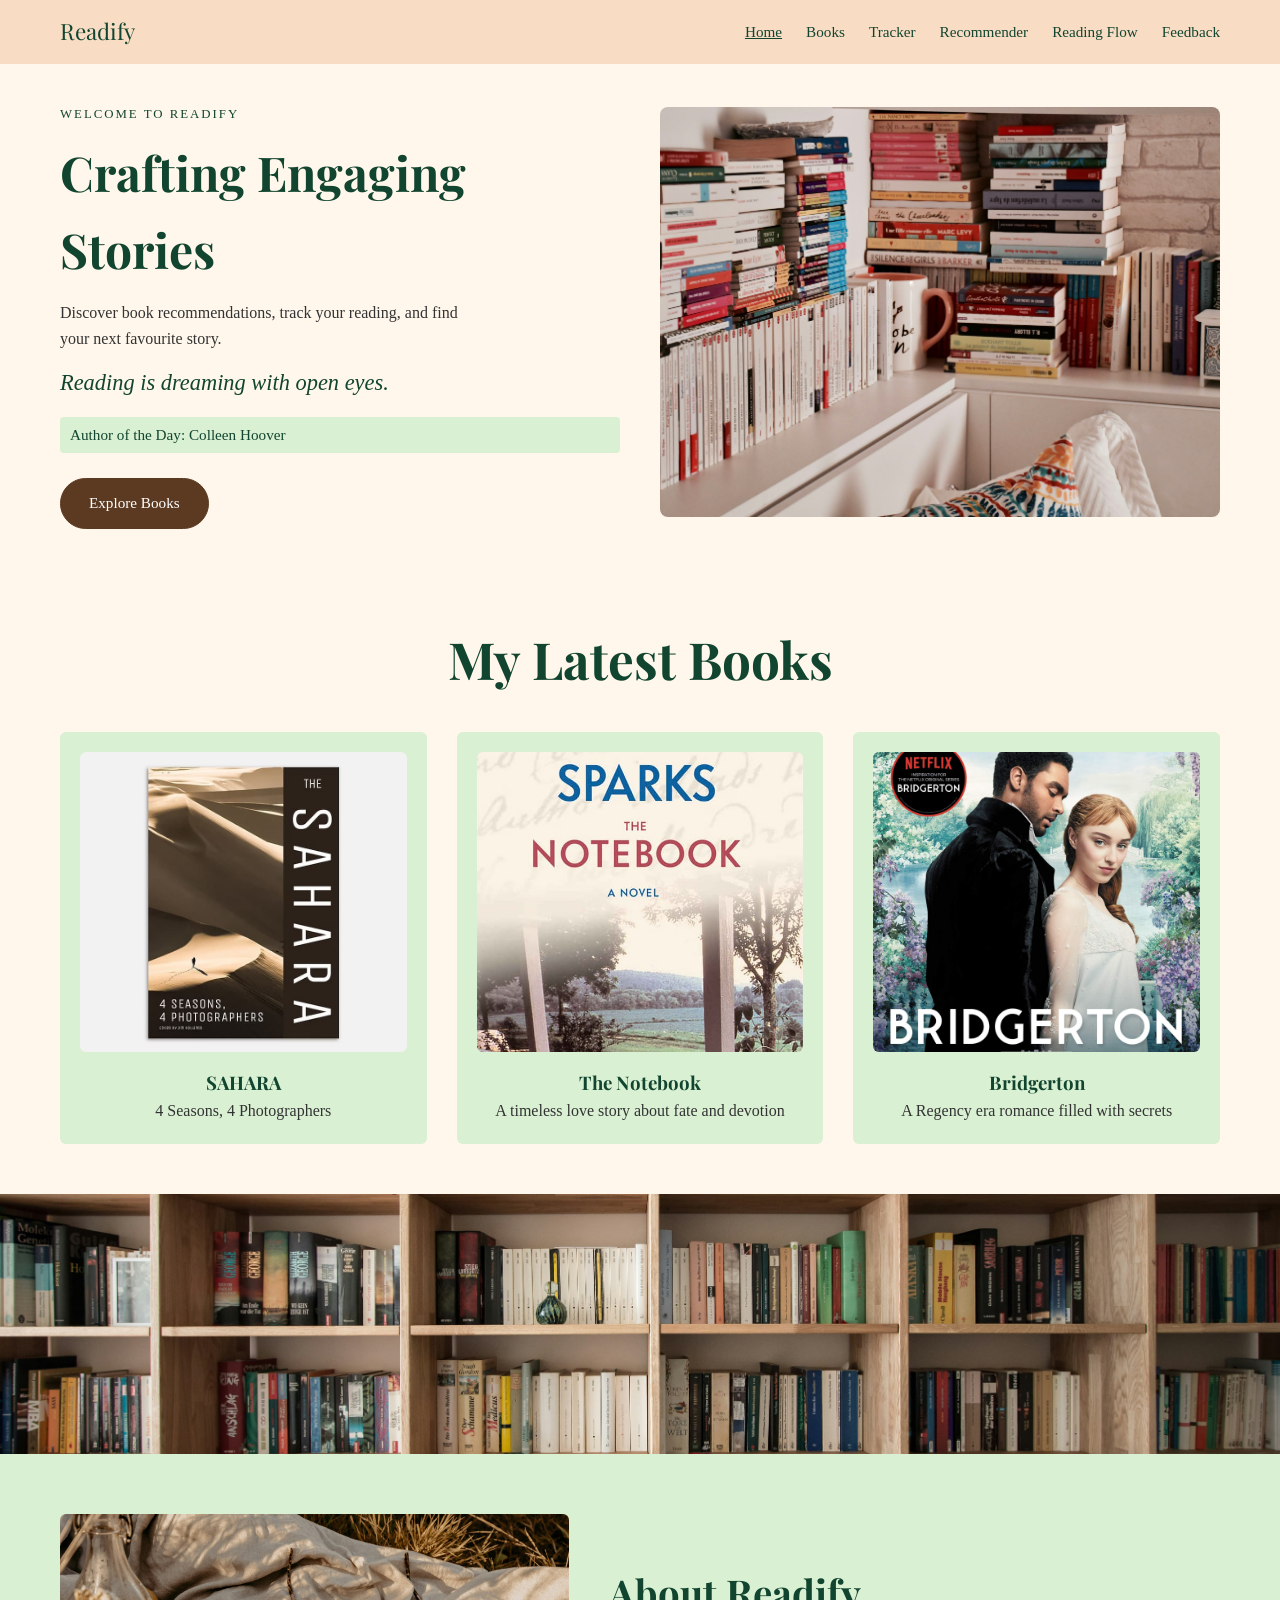
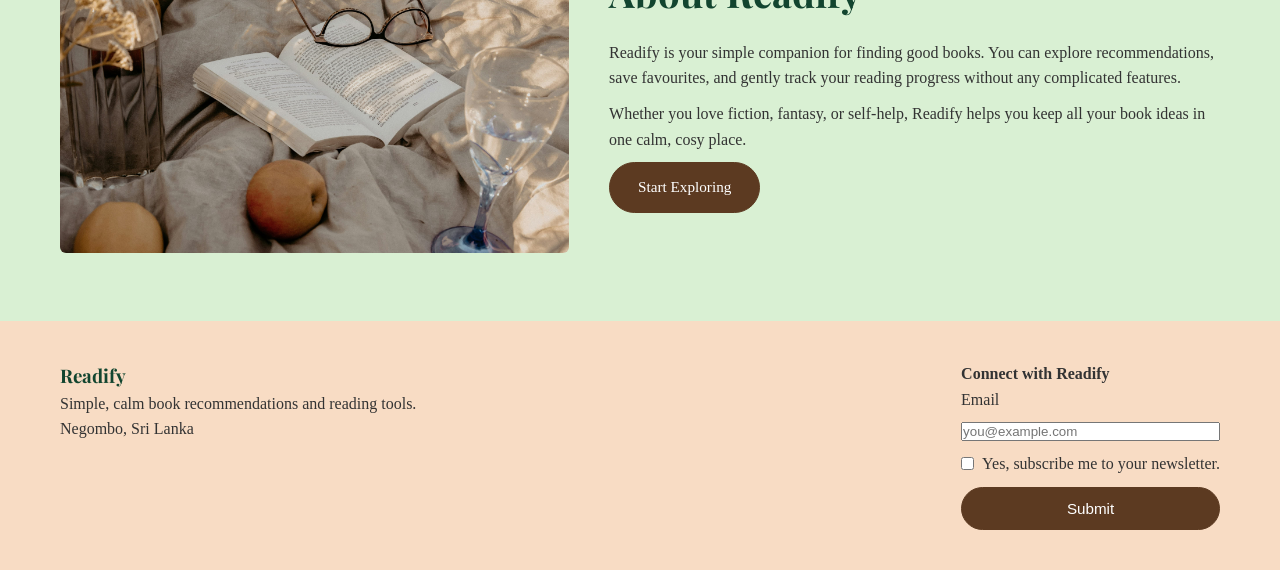
<file: index.html>
<!DOCTYPE html>
<html lang="en">
<head>

  <link rel="manifest" href="manifest.json">

  <meta charset="UTF-8">
  <title>Readify | Home</title>

  <!-- Small icon in browser tab -->
  <link rel="icon" type="image/png" href="image/icon.png">

  <!-- Simple manifest for PWA -->
  <link rel="manifest" href="manifest.json">

  <!-- Pretty heading font -->
   
  <link href="https://fonts.googleapis.com/css2?family=Playfair+Display:wght@400;500;600;700&display=swap" rel="stylesheet">

  <!-- Main stylesheet -->
  <link rel="stylesheet" href="style.css">

  <!-- Responsive on phones -->
  <meta name="viewport" content="width=device-width, initial-scale=1.0">
</head>

<body>

  <!-- ================= HEADER ================= -->
  <header class="site-header">

    <!-- NAVBAR -->
    <nav class="nav">
      <div class="logo">Readify</div>

      <!-- Hamburger button for mobile -->
      <button class="nav-toggle" aria-label="Toggle navigation">
        <span class="nav-line"></span>
        <span class="nav-line"></span>
        <span class="nav-line"></span>
      </button>
      

      <!-- Navigation links -->
      <ul class="nav-links">
        <li><a href="index.html" class="active">Home</a></li>
        <li><a href="book-explorer.html">Books</a></li>
        <li><a href="progress.html">Tracker</a></li>
        <li><a href="recommender.html">Recommender</a></li>
        <li><a href="reading-flow.html">Reading Flow</a></li>
        <li><a href="feedback.html">Feedback</a></li>
      </ul>
    </nav>

    <!-- HERO: text left, image right -->
    <section class="hero">
      <div class="hero-text">
        <p class="hero-tagline">WELCOME TO READIFY</p>

        <h1>Crafting Engaging Stories</h1>

        <p class="hero-subtitle">
          Discover book recommendations, track your reading, and find your next favourite story.
        </p>

        <!-- Auto-rotating quote (changes with JS) -->
        <p id="rotating-quote" class="rotating-quote">Loading quote...</p>

        <!-- Author of the Day (in hero, as assignment says) -->
        <p id="author-of-day" class="hero-author-day">Author of the Day: Loading...</p>

        <!-- Button UNDER author of the day -->
        <a href="book-explorer.html" class="btn-primary">Explore Books</a>
      </div>

      <div class="hero-image">
        <!-- change this path if your image is elsewhere -->
        <img src="image/8.jpg" alt="Person reading and writing at a desk">
      </div>
    </section>
  </header>

  <!-- ================= MAIN CONTENT ================= -->
  <main>

    <!-- MY LATEST BOOKS -->
    <section class="latest-books">
      <h2>My Latest Books</h2>

      <div class="books-grid">
        <article class="book-card">
          <div class="book-cover">
            <img src="image/10.jpg" alt="Sahara book cover">
          </div>
          <h3>SAHARA</h3>
          <p>4 Seasons, 4 Photographers</p>
        </article>

        <article class="book-card">
          <div class="book-cover">
            <img src="image/16.jpg" alt="Notebook book cover">
          </div>
          <h3>The Notebook</h3>
          <p>A timeless love story about fate and devotion</p>
        </article>

        <article class="book-card">
          <div class="book-cover">
            <img src="image/11.jpg" alt="Bridgerton cover">
          </div>
          <h3>Bridgerton</h3>
          <p>A Regency era romance filled with secrets</p>
        </article>
      </div>
    </section>

    <!-- FULL-WIDTH IMAGE BANNER -->
    <section class="author-banner-section">
      <img src="image/4.jpg" alt="Books and a cosy reading corner">
    </section>

    <!-- ABOUT SECTION: image left, text right -->
    <section class="about-section">
      <div class="about-image">
        <img src="image/7.jpg" alt="Vintage typewriter on a table">
      </div>

      <div class="about-text">
        <h2>About Readify</h2>
        <p>
          Readify is your simple companion for finding good books.
          You can explore recommendations, save favourites, and gently track your reading progress
          without any complicated features.
        </p>
        <p>
          Whether you love fiction, fantasy, or self-help, Readify helps you keep all your book ideas
          in one calm, cosy place.
        </p>

        <a href="book-explorer.html" class="btn-secondary">Start Exploring</a>
      </div>
    </section>

  </main>

  <!-- ================= FOOTER ================= -->
  <footer class="site-footer">
    <div class="footer-left">
      <h3>Readify</h3>
      <p>Simple, calm book recommendations and reading tools.</p>
      <p>Negombo, Sri Lanka</p>
    </div>

    <div class="footer-right">
      <h4>Connect with Readify</h4>

      <form class="newsletter-form">
        <label for="newsletter-email">Email</label>
        <input id="newsletter-email" type="email" placeholder="you@example.com" required>

        <div class="newsletter-checkbox">
          <input id="newsletter-consent" type="checkbox">
          <label for="newsletter-consent">Yes, subscribe me to your newsletter.</label>
        </div>

        <button type="submit" class="btn-primary">Submit</button>
      </form>
    </div>
  </footer>

  <!-- JS -->
  <script src="script.js"></script>
</body>
</html>
</file>
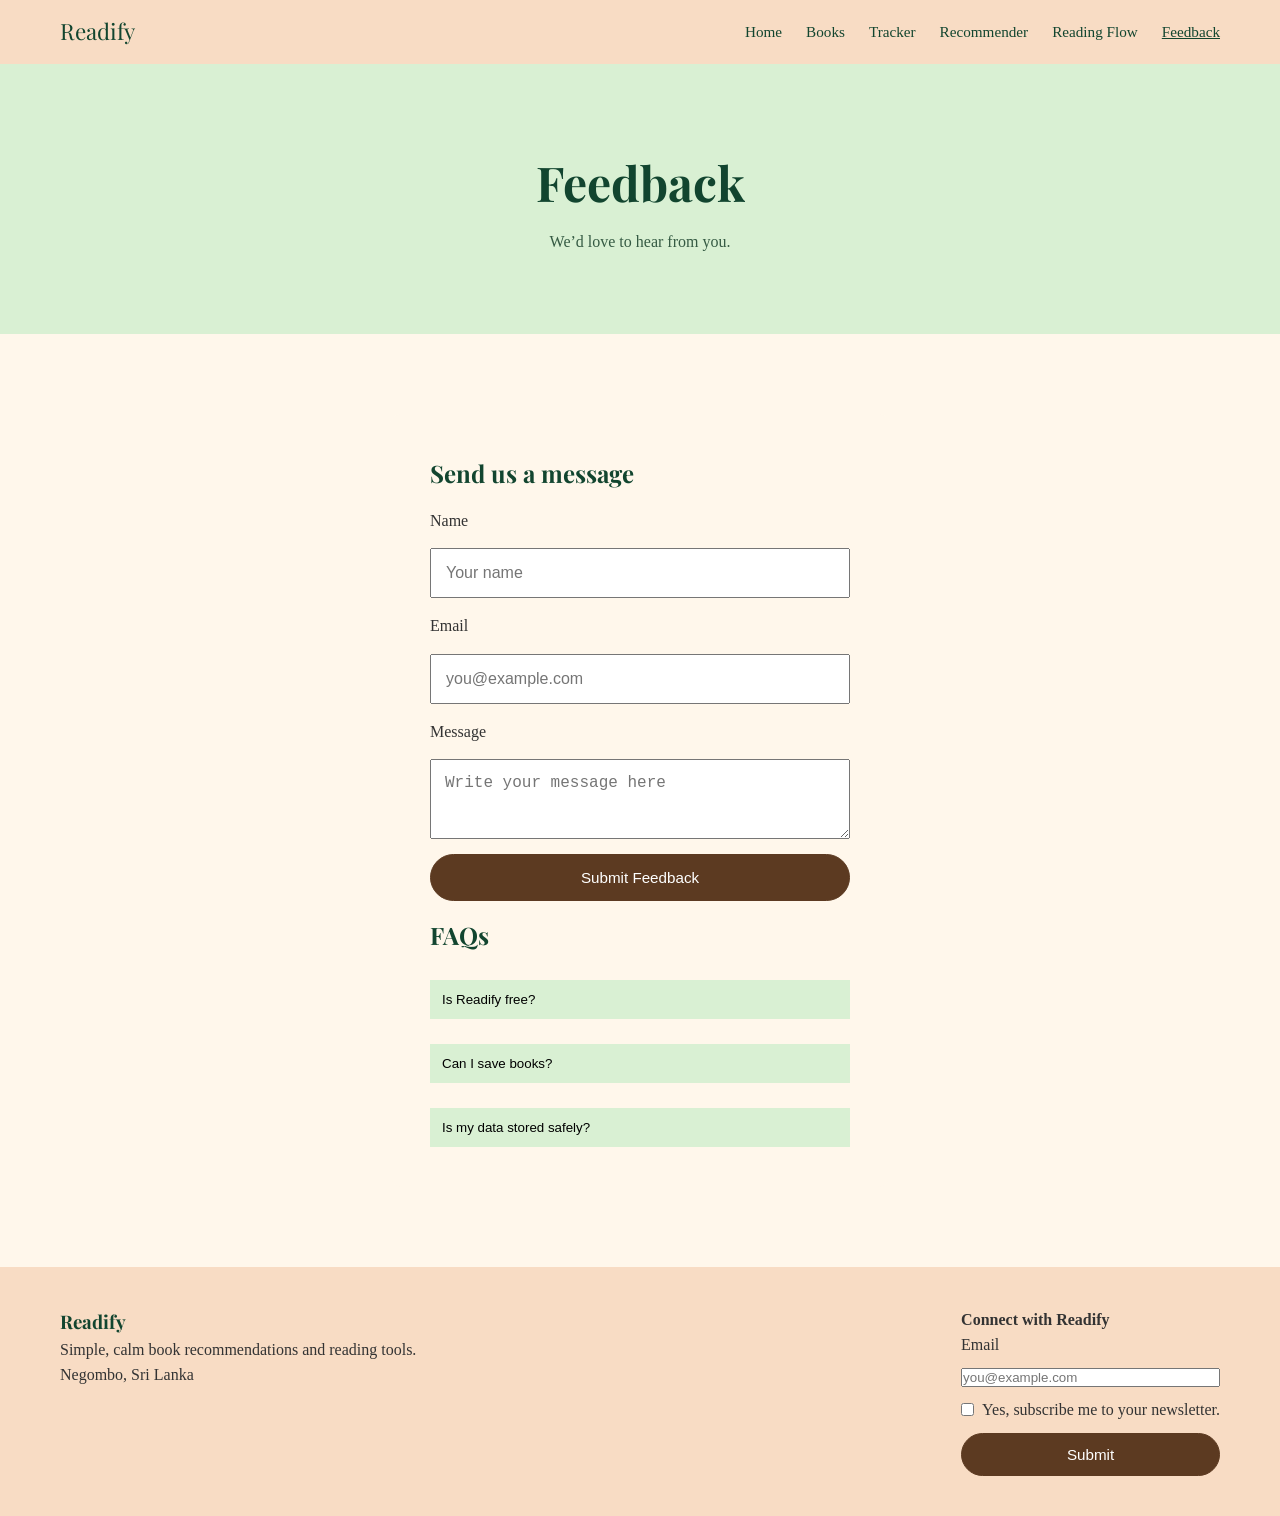
<file: feedback.html>
<!DOCTYPE html>
<html lang="en">
<head>
  <meta charset="UTF-8">
  <title>Readify | Feedback</title>

  <!-- Mobile responsive -->
  <meta name="viewport" content="width=device-width, initial-scale=1.0">

  <!-- Font -->
  <link href="https://fonts.googleapis.com/css2?family=Playfair+Display:wght@400;500;600;700&display=swap" rel="stylesheet">

  <!-- Favicon -->
  <link rel="icon" type="image/png" href="image/icon.png">

  <!-- Shared + page styles -->
  <link rel="stylesheet" href="style.css">
  <link rel="stylesheet" href="feedback.css">
</head>

<body>

<!-- ================= HEADER / NAV ================= -->
<header class="site-header">
  <nav class="nav">
    <div class="logo">Readify</div>

    <button class="nav-toggle" aria-label="Toggle navigation">
      <span class="nav-line"></span>
      <span class="nav-line"></span>
      <span class="nav-line"></span>
    </button>

    <ul class="nav-links">
      <li><a href="index.html">Home</a></li>
      <li><a href="book-explorer.html">Books</a></li>
      <li><a href="progress.html">Tracker</a></li>
      <li><a href="recommender.html">Recommender</a></li>
      <li><a href="reading-flow.html">Reading Flow</a></li>
      <li><a href="feedback.html" class="active">Feedback</a></li>
    </ul>
  </nav>
</header>

<!-- ================= PAGE BANNER ================= -->
<section class="feedback-banner">
  <h1>Feedback</h1>
  <p>We’d love to hear from you.</p>
</section>

<!-- ================= MAIN CONTENT ================= -->
<main class="feedback-page">

  <div class="feedback-box">

    <!-- ===== Feedback Form ===== -->
    <h2>Send us a message</h2>

    <!-- Name -->
    <label for="nameInput">Name</label>
    <input
      type="text"
      id="nameInput"
      placeholder="Your name"
    >

    <!-- Email -->
    <label for="emailInput">Email</label>
    <input
      type="email"
      id="emailInput"
      placeholder="you@example.com"
    >

    <!-- Message -->
    <label for="messageInput">Message</label>
    <textarea
      id="messageInput"
      placeholder="Write your message here"
    ></textarea>

    <!-- Submit -->
    <button id="submitFeedback" class="btn-primary big-btn">
      Submit Feedback
    </button>

    <!-- Result message (JS uses this) -->
    <div id="feedbackResult" class="feedback-result"></div>

    <!-- ===== FAQs (RESTORED & KEPT) ===== -->
    <h2>FAQs</h2>

    <div class="faq-item">
      <button class="faq-question">Is Readify free?</button>
      <div class="faq-answer">
        Yes, Readify is completely free to use.
      </div>
    </div>

    <div class="faq-item">
      <button class="faq-question">Can I save books?</button>
      <div class="faq-answer">
        Yes, you can save progress and completed books.
      </div>
    </div>

    <div class="faq-item">
      <button class="faq-question">Is my data stored safely?</button>
      <div class="faq-answer">
        Your data is stored locally in your browser.
      </div>
    </div>

  </div>
</main>

  <!-- ================= FOOTER ================= -->
  <footer class="site-footer">
    <div class="footer-left">
      <h3>Readify</h3>
      <p>Simple, calm book recommendations and reading tools.</p>
      <p>Negombo, Sri Lanka</p>
    </div>

    <div class="footer-right">
      <h4>Connect with Readify</h4>

      <form class="newsletter-form">
        <label for="newsletter-email">Email</label>
        <input id="newsletter-email" type="email" placeholder="you@example.com" required>

        <div class="newsletter-checkbox">
          <input id="newsletter-consent" type="checkbox">
          <label for="newsletter-consent">Yes, subscribe me to your newsletter.</label>
        </div>

        <button type="submit" class="btn-primary">Submit</button>
      </form>
    </div>
  </footer>

<!-- ================= JS ================= -->
<script src="script.js"></script>
<script src="feedback.js"></script>

</body>
</html>
</file>
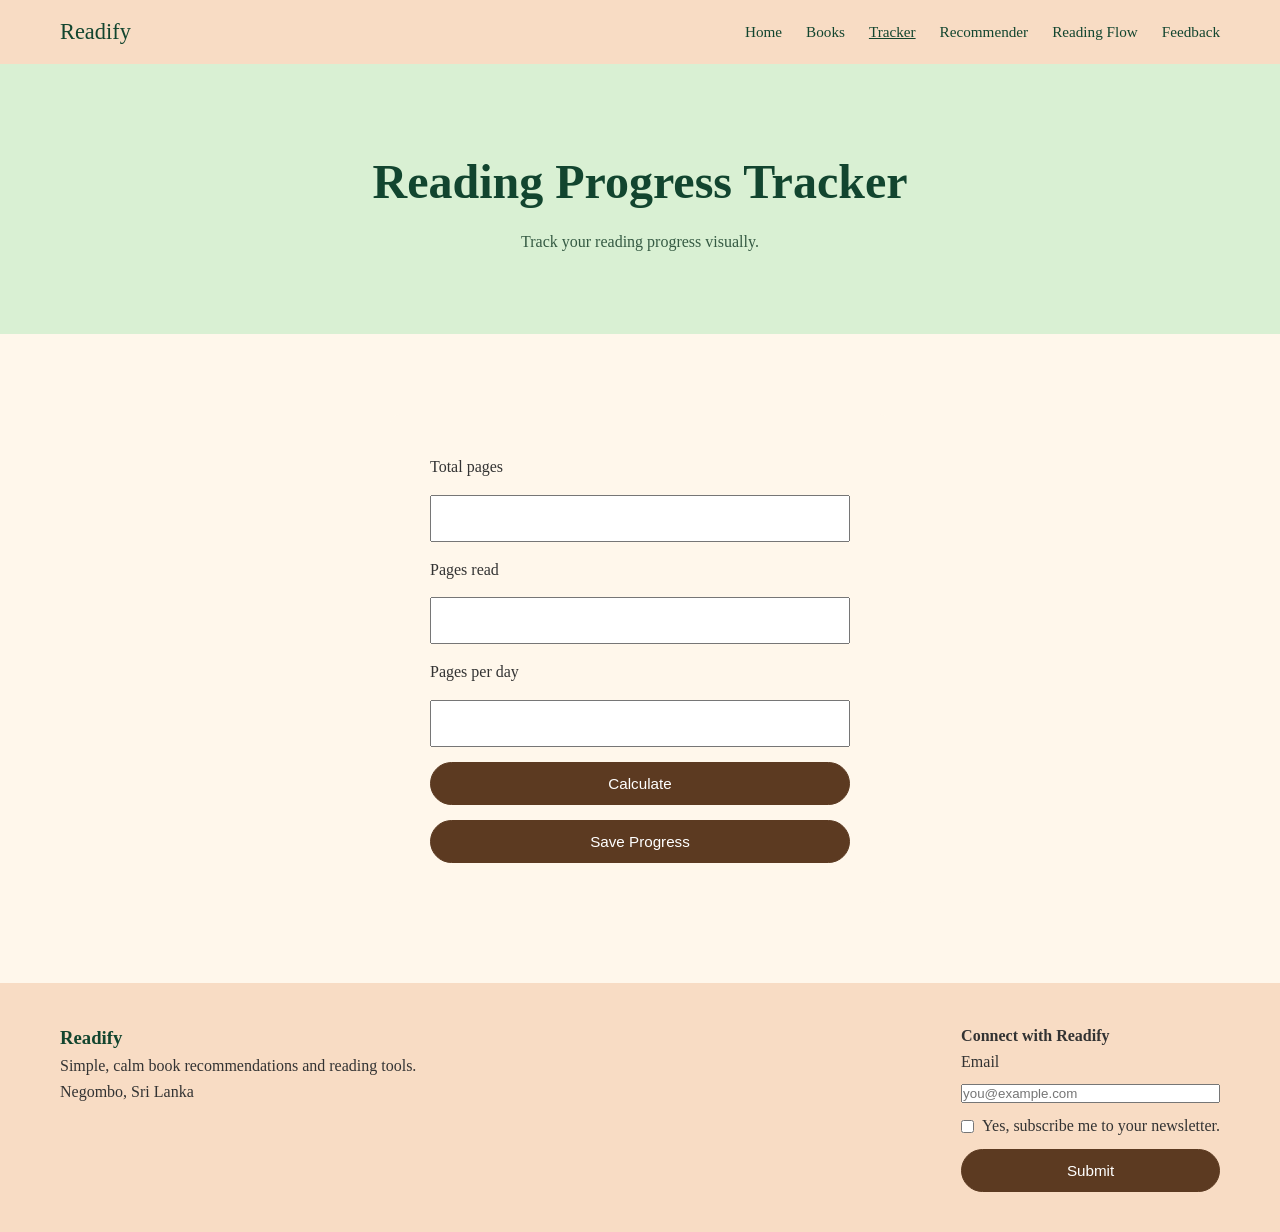
<file: progress.html>
<!DOCTYPE html>
<html lang="en">
<head>
  <meta charset="UTF-8">
  <title>Readify | Reading Tracker</title>
  <meta name="viewport" content="width=device-width, initial-scale=1.0">

  <link rel="icon" href="image/icon.png">
  <link rel="stylesheet" href="style.css">
  <link rel="stylesheet" href="progress.css">
</head>

<body>

<header class="site-header">
  <nav class="nav">
    <div class="logo">Readify</div>
    <button class="nav-toggle" aria-label="Toggle navigation">
      <span class="nav-line"></span>
      <span class="nav-line"></span>
      <span class="nav-line"></span>
    </button>

    <ul class="nav-links">
      <li><a href="index.html">Home</a></li>
      <li><a href="book-explorer.html">Books</a></li>
      <li><a href="progress.html" class="active">Tracker</a></li>
      <li><a href="recommender.html">Recommender</a></li>
      <li><a href="reading-flow.html">Reading Flow</a></li>
      <li><a href="feedback.html">Feedback</a></li>
    </ul>
  </nav>
</header>

<section class="tracker-banner">
  <h1>Reading Progress Tracker</h1>
  <p>Track your reading progress visually.</p>
</section>

<main class="tracker-page">
  <div class="tracker-box">

    <label for="totalPages">Total pages</label>
    <input id="totalPages" type="number">

    <label for="pagesRead">Pages read</label>
    <input id="pagesRead" type="number">

    <label for="pagesPerDay">Pages per day</label>
    <input id="pagesPerDay" type="number">

    <button id="calcBtn" class="btn-primary">Calculate</button>
    <button id="saveProgressBtn" class="btn-secondary">Save Progress</button>

    <div id="trackerResult" class="result-box"></div>

  </div>
</main>

  <!-- ================= FOOTER ================= -->
  <footer class="site-footer">
    <div class="footer-left">
      <h3>Readify</h3>
      <p>Simple, calm book recommendations and reading tools.</p>
      <p>Negombo, Sri Lanka</p>
    </div>

    <div class="footer-right">
      <h4>Connect with Readify</h4>

      <form class="newsletter-form">
        <label for="newsletter-email">Email</label>
        <input id="newsletter-email" type="email" placeholder="you@example.com" required>

        <div class="newsletter-checkbox">
          <input id="newsletter-consent" type="checkbox">
          <label for="newsletter-consent">Yes, subscribe me to your newsletter.</label>
        </div>

        <button type="submit" class="btn-primary">Submit</button>
      </form>
    </div>
  </footer>

<script src="script.js"></script>
<script src="progress.js"></script>
</body>
</html>
</file>
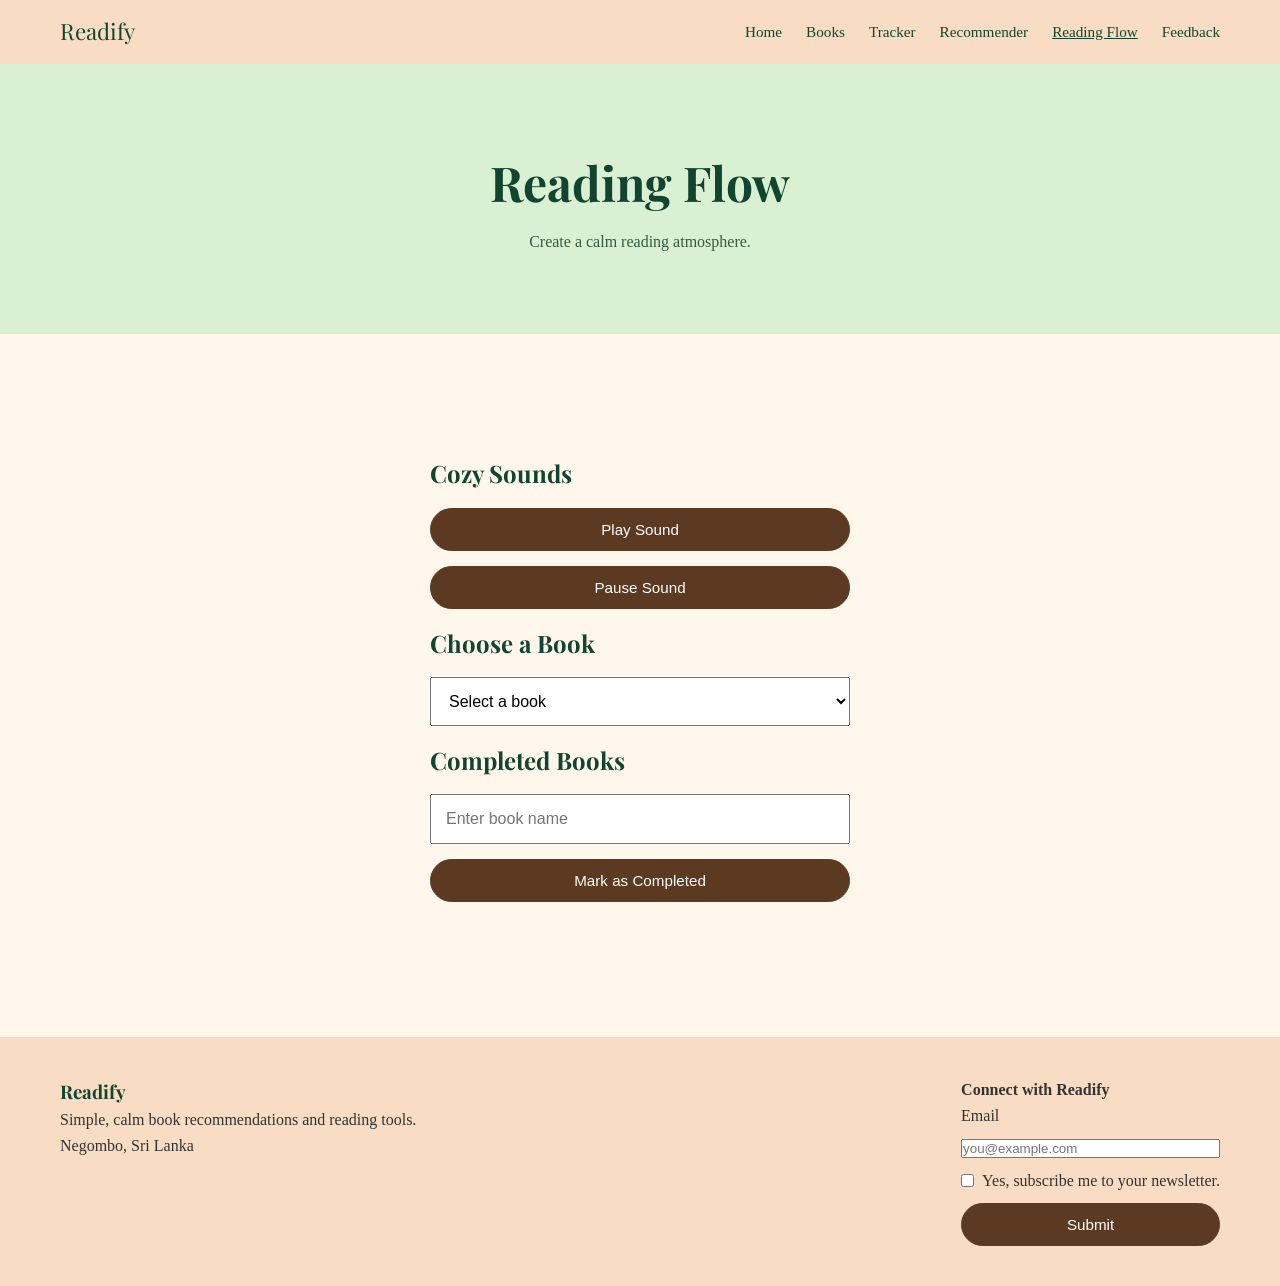
<file: reading-flow.html>
<!DOCTYPE html>
<html lang="en">
<head>
  <!-- ===== BASIC META ===== -->
  <meta charset="UTF-8">
  <title>Readify | Reading Flow</title>
  <meta name="viewport" content="width=device-width, initial-scale=1.0">

  <!-- ===== FONTS & ICON ===== -->
  <link href="https://fonts.googleapis.com/css2?family=Playfair+Display:wght@400;500;600;700&display=swap" rel="stylesheet">
  <link rel="icon" type="image/png" href="image/icon.png">

  <!-- ===== STYLES ===== -->
  <link rel="stylesheet" href="style.css">
  <link rel="stylesheet" href="reading-flow.css">
</head>

<body>

<!-- ===== HEADER / NAVBAR ===== -->
<header class="site-header">
  <nav class="nav">
    <div class="logo">Readify</div>

    <!-- Mobile hamburger -->
    <button class="nav-toggle" aria-label="Toggle navigation">
      <span class="nav-line"></span>
      <span class="nav-line"></span>
      <span class="nav-line"></span>
    </button>

    <!-- Navigation links -->
    <ul class="nav-links">
      <li><a href="index.html">Home</a></li>
      <li><a href="book-explorer.html">Books</a></li>
      <li><a href="progress.html">Tracker</a></li>
      <li><a href="recommender.html">Recommender</a></li>
      <li><a href="reading-flow.html" class="active">Reading Flow</a></li>
      <li><a href="feedback.html">Feedback</a></li>
    </ul>
  </nav>
</header>

<!-- ===== PAGE BANNER ===== -->
<section class="flow-banner">
  <h1>Reading Flow</h1>
  <p>Create a calm reading atmosphere.</p>
</section>

<!-- ===== MAIN CONTENT ===== -->
<main class="flow-page">
  <div class="flow-box">

    <!-- ===== COZY SOUNDS ===== -->
    <h2>Cozy Sounds</h2>

    <button id="playSound" class="btn-primary">
      Play Sound
    </button>

    <button id="pauseSound" class="btn-primary">
      Pause Sound
    </button>

    <!-- ===== BOOK SELECTION ===== -->
    <h2>Choose a Book</h2>

    <!-- Accessible label (hidden visually, keeps page looking the same) -->
    <label for="bookSelect" class="visually-hidden">Select a book</label>

    <select id="bookSelect">
      <option value="">Select a book</option>
      <option value="bridgerton">Bridgerton: The Duke and I</option>
      <option value="oxford-dictionary">Oxford English Dictionary</option>
      <option value="not-hoarder">You're Not a Hoarder</option>
      <option value="shadow-wind">The Shadow of the Wind</option>
      <option value="hobbit">The Hobbit</option>
      <option value="norwegian-wood">Norwegian Wood</option>
      <option value="notebook">The Notebook</option>
      <option value="hound-baskervilles">The Hound of the Baskervilles</option>
      <option value="old-man-sea">The Old Man and the Sea</option>
    </select>

    <!-- Dynamic book content -->
    <div id="bookContent" class="book-content"></div>

    <!-- ===== COMPLETED BOOKS ===== -->
    <h2>Completed Books</h2>

    <!-- Hidden label (keeps same visual design) -->
    <label for="bookInput" class="visually-hidden">Book name</label>

    <input
      type="text"
      id="bookInput"
      placeholder="Enter book name"
    >

    <button id="addBook" class="btn-primary">
      Mark as Completed
    </button>

    <!-- List populated by JS -->
    <ul id="completedList"></ul>

  </div>
</main>

  <!-- ================= FOOTER ================= -->
  <footer class="site-footer">
    <div class="footer-left">
      <h3>Readify</h3>
      <p>Simple, calm book recommendations and reading tools.</p>
      <p>Negombo, Sri Lanka</p>
    </div>

    <div class="footer-right">
      <h4>Connect with Readify</h4>

      <form class="newsletter-form">
        <label for="newsletter-email">Email</label>
        <input id="newsletter-email" type="email" placeholder="you@example.com" required>

        <div class="newsletter-checkbox">
          <input id="newsletter-consent" type="checkbox">
          <label for="newsletter-consent">Yes, subscribe me to your newsletter.</label>
        </div>

        <button type="submit" class="btn-primary">Submit</button>
      </form>
    </div>
  </footer>

<!-- ===== JAVASCRIPT ===== -->
<script src="script.js"></script>
<script src="reading-flow.js"></script>

</body>
</html>
</file>
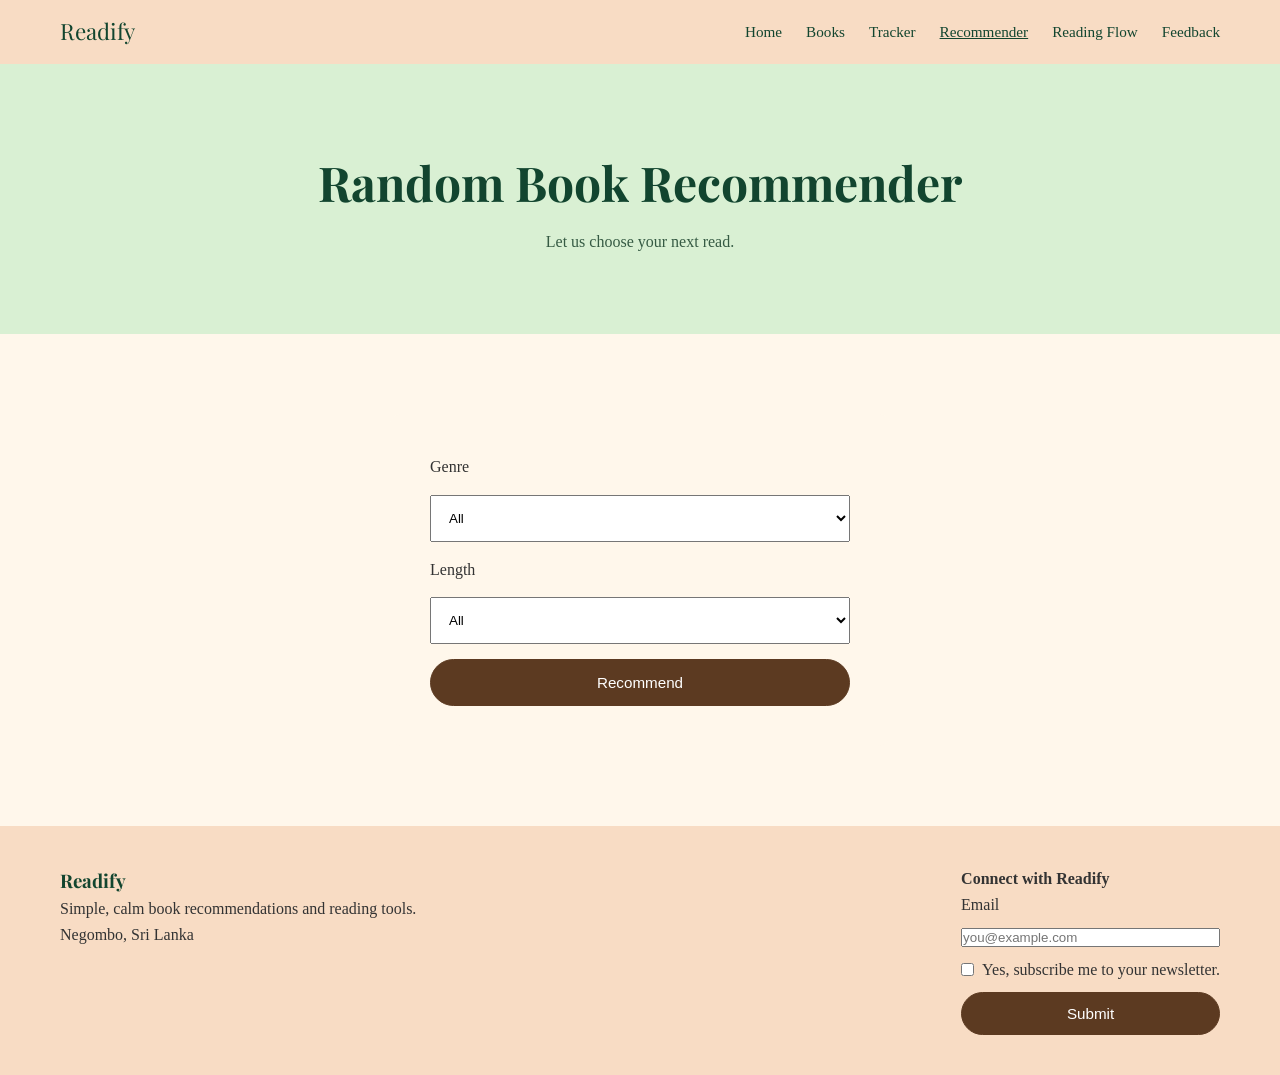
<file: recommender.html>
<!DOCTYPE html>
<html lang="en">
<head>
  <meta charset="UTF-8">
  <title>Readify | Recommender</title>
  <meta name="viewport" content="width=device-width, initial-scale=1.0">

  <!-- Favicon -->
  <link rel="icon" type="image/png" href="image/icon.png">

  <!-- Google Font -->
  <link href="https://fonts.googleapis.com/css2?family=Playfair+Display:wght@400;500;600;700&display=swap" rel="stylesheet">

  <!-- Shared styles -->
  <link rel="stylesheet" href="style.css">
  <!-- Page-specific styles -->
  <link rel="stylesheet" href="recommender.css">
</head>

<body>

<!-- ================= HEADER / NAV ================= -->
<header class="site-header">
  <nav class="nav">
    <div class="logo">Readify</div>

    <!-- Mobile hamburger -->
    <button class="nav-toggle" aria-label="Toggle navigation">
      <span class="nav-line"></span>
      <span class="nav-line"></span>
      <span class="nav-line"></span>
    </button>

    <ul class="nav-links">
      <li><a href="index.html">Home</a></li>
      <li><a href="book-explorer.html">Books</a></li>
      <li><a href="progress.html">Tracker</a></li>
      <li><a href="recommender.html" class="active">Recommender</a></li>
      <li><a href="reading-flow.html">Reading Flow</a></li>
      <li><a href="feedback.html">Feedback</a></li>
    </ul>
  </nav>
</header>

<!-- ================= PAGE BANNER ================= -->
<section class="recommender-banner">
  <h1>Random Book Recommender</h1>
  <p>Let us choose your next read.</p>
</section>

<!-- ================= MAIN CONTENT ================= -->
<main class="recommender-page">

  <div class="recommender-box">

    <!-- Genre select -->
    <label for="genreSelect">Genre</label>
    <select id="genreSelect">
      <option value="all">All</option>
      <option value="fiction">Fiction</option>
      <option value="fantasy">Fantasy</option>
      <option value="romance">Romance</option>
      <option value="travel">Travel</option>
      <option value="selfhelp">Self-help</option>
      <option value="reference">Reference</option>
    </select>

    <!-- Length select -->
    <label for="lengthSelect">Length</label>
    <select id="lengthSelect">
      <option value="all">All</option>
      <option value="short">Short</option>
      <option value="medium">Medium</option>
      <option value="long">Long</option>
    </select>

    <!-- Recommend button -->
    <button id="recommendBtn" class="btn-primary big-btn">
      Recommend
    </button>

    <!-- ===== RESULT BOX (JS writes here) ===== -->
    <div id="recommendResult" class="recommend-result"></div>

    <!-- ===== EXTRA ACTION BUTTONS (were missing) ===== -->
    <button id="pickAgainBtn"
            class="btn-secondary big-btn"
            style="display:none;">
      Pick Again
    </button>

    <button id="saveRecommendBtn"
            class="btn-secondary big-btn"
            style="display:none;">
      Save to Reading List
    </button>

  </div>

</main>

<!-- ================= FOOTER ================= -->
<footer class="site-footer">
  <div class="footer-left">
    <h3>Readify</h3>
    <p>Simple, calm book recommendations and reading tools.</p>
    <p>Negombo, Sri Lanka</p>
  </div>

  <div class="footer-right">
    <h4>Connect with Readify</h4>

    <form class="newsletter-form">
      <label for="newsletter-email">Email</label>
      <input id="newsletter-email" type="email" placeholder="you@example.com">

      <div class="newsletter-checkbox">
        <input id="newsletter-consent" type="checkbox">
        <label for="newsletter-consent">
          Yes, subscribe me to your newsletter.
        </label>
      </div>

      <button class="btn-primary">Submit</button>
    </form>
  </div>
</footer>

<!-- ================= SCRIPTS ================= -->
<script src="script.js"></script>
<script src="recommender.js"></script>

</body>
</html>
</file>
<file: style.css>
/* ===================== BASIC RESET ===================== */
* {
  margin: 0;
  padding: 0;
  box-sizing: border-box;
}

/* ===================== GENERAL ===================== */
body {
  font-family: "Georgia", serif;
  background-color: #FFF7EB;
  color: #333333;
  line-height: 1.6;
}

h1, h2, h3, .logo {
  font-family: "Playfair Display", serif;
  color: #12452F;
}

/* ===================== HEADER + NAV ===================== */
.nav {
  background-color: #F8DCC4;
  padding: 14px 60px;
  display: flex;
  justify-content: space-between;
  align-items: center;
  position: relative;
}

.logo {
  font-size: 1.4rem;
}

/* Desktop nav links */
.nav-links {
  display: flex;
  gap: 24px;
  list-style: none;
}

.nav-links a {
  text-decoration: none;
  color: #12452F;
  font-size: 0.95rem;
}

.nav-links a.active {
  text-decoration: underline;
}

/* HIDE hamburger by default (desktop) */
.nav-toggle {
  display: none;
  background: none;
  border: none;
  cursor: pointer;
}

.nav-line {
  width: 22px;
  height: 2px;
  background-color: #12452F;
  margin: 4px 0;
}

/* ===================== HERO SECTION ===================== */
.hero {
  display: flex;
  gap: 40px;
  padding: 40px 60px;
  align-items: center;
}

.hero-text {
  flex: 1;
}

.hero-tagline {
  font-size: 0.8rem;
  letter-spacing: 2px;
  color: #12452F;
  margin-bottom: 10px;
}

.hero h1 {
  font-size: 3rem;
  margin-bottom: 12px;
}

.hero-subtitle {
  max-width: 420px;
  margin-bottom: 10px;
}

/* Rotating quote */
.rotating-quote {
  font-style: italic;
  font-size: 1.4rem;
  margin: 14px 0 16px;
  color: #12452F;
}

/* Author of the Day bar */
.hero-author-day {
  background-color: #D9F0D3;
  color: #12452F;
  padding: 6px 10px;
  border-radius: 4px;
  margin-bottom: 25px;
  font-size: 0.95rem;
  display: block; /* ensures button goes under */
}

/* Hero image */
.hero-image {
  flex: 1;
}

.hero-image img {
  width: 100%;
  height: 410px;
  object-fit: cover;
  border-radius: 8px;
}

/* ===================== BUTTONS ===================== */
.btn-primary,
.btn-secondary {
  padding: 12px 28px;
  border-radius: 999px;
  border: 1px solid #5C3A21;
  background-color: #5C3A21;
  color: #fff;
  text-decoration: none;
  display: inline-block;
  transition: 0.2s;
  font-size: 0.95rem;
}

.btn-primary:hover,
.btn-secondary:hover {
  background-color: #F5E3CC;
  color: #12452F;
}

/* ===================== LATEST BOOKS ===================== */
.latest-books {
  padding: 50px 60px;
  text-align: center;
}

.latest-books h2 {
  font-size: 3.2rem;
  margin-bottom: 32px;
}

.books-grid {
  display: flex;
  justify-content: space-between;
  gap: 30px;
}

.book-card {
  background-color: #D9F0D3;
  padding: 20px;
  width: 32%;
  border-radius: 6px;
}

.book-cover {
  width: 100%;
  height: 300px;
  border-radius: 6px;
  overflow: hidden;
  margin-bottom: 16px;
  background-color: #CCCCCC;
}

.book-cover img {
  width: 100%;
  height: 100%;
  object-fit: cover;
  display: block;
}


/* ===================== FULL WIDTH BANNER ===================== */
.author-banner-section img {
  width: 100%;
  height: 260px;
  object-fit: cover;
  display: block;
}

/*  ABOUT SECTION  */
.about-section {
  background-color: #D9F0D3;
  padding: 60px;
  display: flex;
  align-items: center;
  gap: 40px;
}

.about-image {
  flex: 1;
}

.about-image img {
  width: 100%;
  border-radius: 6px;
}

.about-text {
  flex: 1.2;
}

.about-text h2 {
  font-size: 2.4rem;
  margin-bottom: 16px;
}

.about-text p {
  margin-bottom: 10px;
}

/* FOOTER  */
.site-footer {
  background-color: #F8DCC4;
  padding: 40px 60px;
  display: flex;
  justify-content: space-between;
  gap: 40px;
}

.newsletter-form {
  display: flex;
  flex-direction: column;
  gap: 10px;
}

.newsletter-checkbox {
  display: flex;
  align-items: center;
  gap: 8px;
}

/*  MOBILE (HAMBURGER)  */


@media (max-width: 768px) {

  .nav {
    padding: 14px 20px;
  }

  /* SHOW hamburger ONLY on mobile */
  .nav-toggle {
    display: flex;
    flex-direction: column;
  }

  /* hide desktop navbar */
  .nav-links {
    display: none;
    position: absolute;
    top: 70px;
    right: 20px;
    background-color: #F8DCC4;
    flex-direction: column;
    gap: 12px;
    padding: 16px;
    border-radius: 6px;
  }

  /* show menu when JS adds .nav-open */
  .nav-links.nav-open {
    display: flex;
  }

  .hero,
  .about-section,
  .site-footer {
    flex-direction: column;
    text-align: center;
  }

  .books-grid {
    flex-direction: column;
  }

  .book-card {
    width: 100%;
  }

  .hero-image img {
    height: auto;
  }
}
</file>
<file: feedback.css>
.feedback-banner {
  background-color: #D9F0D3;
  padding: 80px 20px;
  text-align: center;
  
}

.feedback-banner h1 {
  font-size: clamp(2rem, 6vw, 3rem);
  color: #12452f;
  font-weight: 700;
}

.feedback-banner p {
  margin-top: 8px;
  color: #355a43;
}

.feedback-page {
  display: flex;
  justify-content: center;
  padding: 80px 20px;
}

.feedback-box {
  background-color: #FFF7EB;
  padding: 40px;
  border-radius: 12px;
  max-width: 500px;
  width: 100%;
  display: flex;
  flex-direction: column;
  gap: 15px;
}

.feedback-box input,
.feedback-box textarea {
  padding: 14px;
  font-size: 1rem;
}

.feedback-box textarea {
  min-height: 80px;
}

.big-btn {
  padding: 14px;
}

.feedback-result {
  margin-top: 15px;
  padding: 15px;
  background-color: #D9F0D3;
  border-radius: 8px;
  display: none;
}

/* FAQ */
.faq-item {
  margin-top: 10px;
}

.faq-question {
  width: 100%;
  padding: 12px;
  background-color: #D9F0D3;
  border: none;
  cursor: pointer;
  text-align: left;
}

.faq-answer {
  padding: 12px;
  background-color: #F5F5F5;
  display: none;
}
</file>
<file: progress.css>
.tracker-banner {
  background-color: #D9F0D3;
  padding: 80px 20px;
  text-align: center;
}


.tracker-banner h1 {
  font-size: clamp(2rem, 6vw, 3rem);
  color: #12452f;
  font-weight: 700;
}

.tracker-banner p {
  margin-top: 8px;
  color: #355a43;
}


.tracker-page {
  display: flex;
  justify-content: center;
  padding: 80px 20px;
}

.tracker-box {
  background-color: #FFF7EB;
  padding: 40px;
  border-radius: 12px;
  max-width: 500px;
  width: 100%;
  display: flex;
  flex-direction: column;
  gap: 15px;
}

.tracker-box input {
  padding: 14px;
}

.big-btn {
  padding: 14px;
}

.result-box {
  margin-top: 20px;
  padding: 20px;
  background-color: #D9F0D3;
  border-radius: 8px;
  display: none;
}
</file>
<file: reading-flow.css>
.flow-banner {
  background-color: #D9F0D3;
  padding: 80px 20px;
  text-align: center;
}



.flow-banner h1 {
  font-size: clamp(2rem, 6vw, 3rem);
  color: #12452f;
  font-weight: 700;
}

.flow-banner p {
  margin-top: 8px;
  color: #355a43;
}

.flow-page {
  display: flex;
  justify-content: center;
  padding: 80px 20px;
}

.flow-box {
  background-color: #FFF7EB;
  padding: 40px;
  border-radius: 12px;
  max-width: 500px;
  width: 100%;
  display: flex;
  flex-direction: column;
  gap: 15px;
}

.flow-box input,
.flow-box select {
  padding: 14px;
  font-size: 1rem;
}

.book-content {
  background-color: #D9F0D3;
  padding: 18px;
  border-radius: 8px;
  font-size: 0.95rem;
  line-height: 1.7;
  color: #12452F;
  display: none;
}

.flow-box ul {
  padding-left: 20px;
}

.visually-hidden {
  position: absolute;
  left: -9999px;
}


/* ===== MOBILE RESPONSIVE ===== */
@media (max-width: 768px) {

  .flow-page {
    padding: 40px 15px;
  }

  .flow-box {
    padding: 25px;
  }

  .flow-banner h1 {
    font-size: 2.2rem;
  }

  .flow-box button {
    width: 100%;
  }

  .flow-box input,
  .flow-box select {
    width: 100%;
  }
}
</file>
<file: recommender.css>
.recommender-banner {
  background-color: #D9F0D3;
  padding: 80px 20px;
  text-align: center;
}



.recommender-banner h1 {
  font-size: clamp(2rem, 6vw, 3rem);
  color: #12452f;
  font-weight: 700;
}

.recommender-banner p {
  margin-top: 8px;
  color: #355a43;
}

.recommender-page {
  display: flex;
  justify-content: center;
  padding: 80px 20px;
}

.recommender-box {
  background-color: #FFF7EB;
  padding: 40px;
  border-radius: 12px;
  max-width: 500px;
  width: 100%;
  display: flex;
  flex-direction: column;
  gap: 15px;
}

.recommender-box select {
  padding: 14px;
}

.big-btn {
  padding: 14px;
}

.recommend-result {
  margin-top: 20px;
  padding: 20px;
  background-color: #D9F0D3;
  border-radius: 8px;
  display: none;
}
</file>
